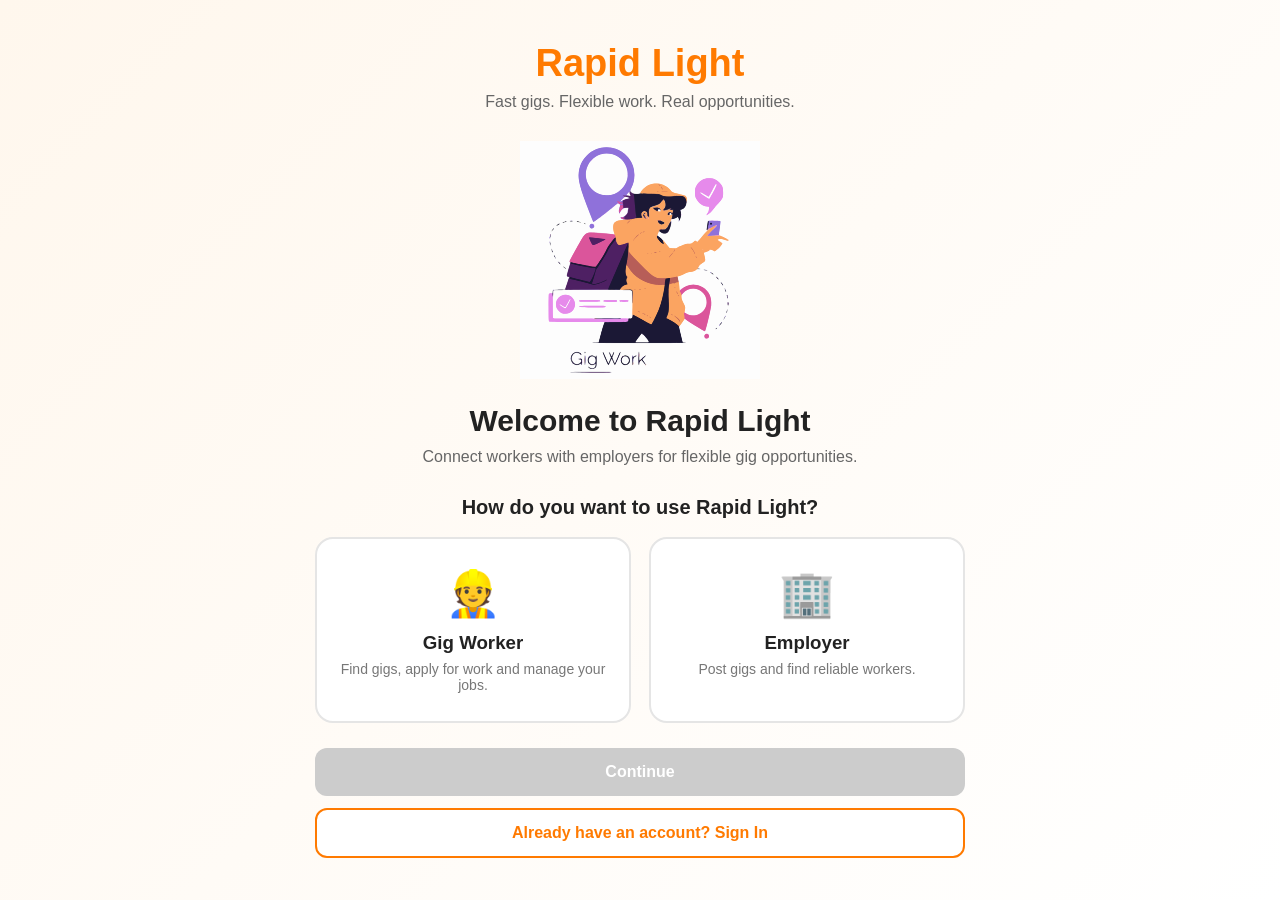
<file: index.html>
<!DOCTYPE html>
<html lang="en">
<head>
    <meta charset="UTF-8">
    <meta name="viewport" content="width=device-width, initial-scale=1.0">

    <title>Rapid Light - Gig Work Platform</title>

    <style>
        * {
            margin: 0;
            padding: 0;
            box-sizing: border-box;
            font-family: Arial, Helvetica, sans-serif;
        }

        body {
            background: #f7f7f7;
            color: #222;
        }

        .screen {
            display: none;
            min-height: 100vh;
        }

        .screen.active {
            display: block;
        }

        /* =========================
           WELCOME
        ========================= */

        .welcome-screen {
            min-height: 100vh;
            display: flex;
            align-items: center;
            justify-content: center;
            padding: 30px 20px;
            background: linear-gradient(135deg, #fff7ed, #ffffff);
        }

        .welcome-container {
            width: 100%;
            max-width: 900px;
            text-align: center;
        }

        .logo {
            font-size: 38px;
            font-weight: 800;
            color: #ff7a00;
            margin-bottom: 8px;
        }

        .tagline {
            font-size: 16px;
            color: #666;
            margin-bottom: 30px;
        }

        .welcome-image {
            width: 240px;
            max-width: 80%;
            height: auto;
            margin: 10px auto 25px;
            display: block;
        }

        .welcome-title {
            font-size: 30px;
            margin-bottom: 10px;
        }

        .welcome-description {
            color: #666;
            margin-bottom: 30px;
        }

        .role-title {
            font-size: 20px;
            margin-bottom: 18px;
        }

        .role-container {
            display: grid;
            grid-template-columns: repeat(2, 1fr);
            gap: 18px;
            max-width: 650px;
            margin: 0 auto 25px;
        }

        .role-card {
            background: white;
            border: 2px solid #e5e5e5;
            border-radius: 18px;
            padding: 28px 20px;
            cursor: pointer;
            transition: 0.25s;
        }

        .role-card:hover {
            transform: translateY(-3px);
            border-color: #ff7a00;
        }

        .role-card.selected {
            border-color: #ff7a00;
            background: #fff5eb;
        }

        .role-icon {
            font-size: 45px;
            margin-bottom: 12px;
        }

        .role-card h3 {
            margin-bottom: 7px;
        }

        .role-card p {
            font-size: 14px;
            color: #777;
        }

        .primary-btn {
            width: 100%;
            max-width: 650px;
            padding: 15px;
            border: none;
            border-radius: 12px;
            background: #ff7a00;
            color: white;
            font-size: 16px;
            font-weight: 700;
            cursor: pointer;
        }

        .primary-btn:disabled {
            background: #ccc;
            cursor: not-allowed;
        }

        .secondary-btn {
            width: 100%;
            max-width: 650px;
            padding: 14px;
            border: 2px solid #ff7a00;
            border-radius: 12px;
            background: white;
            color: #ff7a00;
            font-size: 16px;
            font-weight: 700;
            cursor: pointer;
            margin-top: 12px;
        }

        /* =========================
           AUTH
        ========================= */

        .auth-screen {
            min-height: 100vh;
            display: flex;
            align-items: center;
            justify-content: center;
            padding: 25px 20px;
            background: #fff;
        }

        .auth-container {
            width: 100%;
            max-width: 460px;
        }

        .back-btn {
            border: none;
            background: transparent;
            font-size: 15px;
            cursor: pointer;
            color: #555;
            margin-bottom: 25px;
        }

        .auth-logo {
            text-align: center;
            font-size: 32px;
            font-weight: 800;
            color: #ff7a00;
            margin-bottom: 10px;
        }

        .auth-heading {
            text-align: center;
            font-size: 28px;
            margin-bottom: 8px;
        }

        .auth-subtitle {
            text-align: center;
            color: #777;
            margin-bottom: 25px;
        }

        .selected-role-text {
            text-align: center;
            background: #fff5eb;
            color: #ff7a00;
            padding: 10px;
            border-radius: 10px;
            margin-bottom: 20px;
            font-weight: 600;
        }

        .form-group {
            margin-bottom: 17px;
        }

        .form-group label {
            display: block;
            margin-bottom: 7px;
            font-weight: 600;
            font-size: 14px;
        }

        .form-group input,
        .form-group select {
            width: 100%;
            padding: 13px 14px;
            border: 1px solid #ddd;
            border-radius: 10px;
            outline: none;
            font-size: 15px;
        }

        .form-group input:focus,
        .form-group select:focus {
            border-color: #ff7a00;
        }

        .password-box {
            position: relative;
        }

        .password-box input {
            padding-right: 50px;
        }

        .password-toggle {
            position: absolute;
            right: 12px;
            top: 50%;
            transform: translateY(-50%);
            border: none;
            background: transparent;
            cursor: pointer;
            font-size: 18px;
        }

        .terms {
            display: flex;
            gap: 8px;
            align-items: flex-start;
            font-size: 13px;
            color: #666;
            margin-bottom: 18px;
        }

        .terms input {
            margin-top: 2px;
        }

        .link-btn {
            border: none;
            background: transparent;
            color: #ff7a00;
            font-weight: 700;
            cursor: pointer;
        }

        .auth-footer {
            text-align: center;
            margin-top: 20px;
            color: #777;
            font-size: 14px;
        }

        .divider {
            display: flex;
            align-items: center;
            gap: 12px;
            margin: 22px 0;
            color: #999;
            font-size: 13px;
        }

        .divider::before,
        .divider::after {
            content: "";
            flex: 1;
            height: 1px;
            background: #ddd;
        }

        .google-btn {
            width: 100%;
            padding: 13px;
            border: 1px solid #ddd;
            border-radius: 10px;
            background: white;
            cursor: pointer;
            font-weight: 600;
        }

        .error-message {
            display: none;
            background: #ffecec;
            color: #c62828;
            padding: 11px;
            border-radius: 9px;
            font-size: 14px;
            margin-bottom: 15px;
        }

        .error-message.show {
            display: block;
        }

        @media (max-width: 600px) {
            .role-container {
                grid-template-columns: 1fr;
            }

            .logo {
                font-size: 32px;
            }

            .welcome-title {
                font-size: 25px;
            }

            .welcome-image {
                width: 190px;
            }
        }
    </style>
</head>

<body>

    <!-- =========================
         WELCOME SCREEN
    ========================= -->

    <section id="welcomeScreen" class="screen active">

        <div class="welcome-screen">

            <div class="welcome-container">

                <div class="logo">
                    Rapid Light
                </div>

                <div class="tagline">
                    Fast gigs. Flexible work. Real opportunities.
                </div>

                <img
                    src="asset/gig-worker.svg"
                    class="welcome-image"
                    alt="Gig Workers"
                >

                <h1 class="welcome-title">
                    Welcome to Rapid Light
                </h1>

                <p class="welcome-description">
                    Connect workers with employers for flexible gig opportunities.
                </p>

                <h2 class="role-title">
                    How do you want to use Rapid Light?
                </h2>

                <div class="role-container">

                    <div
                        class="role-card"
                        id="workerCard"
                        onclick="selectRole('worker')"
                    >
                        <div class="role-icon">
                            👷
                        </div>

                        <h3>
                            Gig Worker
                        </h3>

                        <p>
                            Find gigs, apply for work and manage your jobs.
                        </p>
                    </div>

                    <div
                        class="role-card"
                        id="employerCard"
                        onclick="selectRole('employer')"
                    >
                        <div class="role-icon">
                            🏢
                        </div>

                        <h3>
                            Employer
                        </h3>

                        <p>
                            Post gigs and find reliable workers.
                        </p>
                    </div>

                </div>

                <button
                    id="continueWelcomeBtn"
                    class="primary-btn"
                    onclick="continueFromWelcome()"
                    disabled
                >
                    Continue
                </button>

                <button
                    class="secondary-btn"
                    onclick="startSignIn()"
                >
                    Already have an account? Sign In
                </button>

            </div>

        </div>

    </section>


    <!-- =========================
         LOGIN ROLE SCREEN
    ========================= -->

    <section id="roleScreen" class="screen">

        <div class="auth-screen">

            <div class="auth-container">

                <button
                    class="back-btn"
                    onclick="showScreen('welcomeScreen')"
                >
                    ← Back
                </button>

                <div class="auth-logo">
                    Rapid Light
                </div>

                <h1 class="auth-heading">
                    Sign In
                </h1>

                <p class="auth-subtitle">
                    Select your account type
                </p>

                <div class="role-container">

                    <div
                        class="role-card"
                        id="loginWorkerCard"
                        onclick="selectLoginRole('worker')"
                    >
                        <div class="role-icon">
                            👷
                        </div>

                        <h3>
                            Gig Worker
                        </h3>

                        <p>
                            Sign in to manage your gigs.
                        </p>
                    </div>

                    <div
                        class="role-card"
                        id="loginEmployerCard"
                        onclick="selectLoginRole('employer')"
                    >
                        <div class="role-icon">
                            🏢
                        </div>

                        <h3>
                            Employer
                        </h3>

                        <p>
                            Sign in to manage your posted gigs.
                        </p>
                    </div>

                </div>

                <button
                    id="loginContinueBtn"
                    class="primary-btn"
                    onclick="continueToLogin()"
                    disabled
                >
                    Continue
                </button>

            </div>

        </div>

    </section>


    <!-- =========================
         LOGIN SCREEN
    ========================= -->

    <section id="loginScreen" class="screen">

        <div class="auth-screen">

            <div class="auth-container">

                <button
                    class="back-btn"
                    onclick="showScreen('roleScreen')"
                >
                    ← Back
                </button>

                <div class="auth-logo">
                    Rapid Light
                </div>

                <h1 class="auth-heading">
                    Welcome Back
                </h1>

                <p class="auth-subtitle">
                    Sign in to continue
                </p>

                <div
                    id="loginRoleText"
                    class="selected-role-text"
                >
                    Selected role
                </div>

                <div
                    id="loginError"
                    class="error-message"
                ></div>

                <form onsubmit="loginUser(event)">

                    <div class="form-group">

                        <label for="loginEmail">
                            Email Address
                        </label>

                        <input
                            type="email"
                            id="loginEmail"
                            placeholder="Enter your email"
                            required
                        >

                    </div>

                    <div class="form-group">

                        <label for="loginPassword">
                            Password
                        </label>

                        <div class="password-box">

                            <input
                                type="password"
                                id="loginPassword"
                                placeholder="Enter your password"
                                required
                            >

                            <button
                                type="button"
                                class="password-toggle"
                                onclick="togglePassword('loginPassword')"
                            >
                                👁
                            </button>

                        </div>

                    </div>

                    <button
                        type="submit"
                        class="primary-btn"
                    >
                        Sign In
                    </button>

                </form>

                <div class="divider">
                    OR
                </div>

                <button
                    class="google-btn"
                    onclick="googleLogin()"
                >
                    Continue with Google
                </button>

                <div class="auth-footer">

                    Don't have an account?

                    <button
                        class="link-btn"
                        onclick="showSignup()"
                    >
                        Create Account
                    </button>

                </div>

            </div>

        </div>

    </section>


    <!-- =========================
         SIGNUP SCREEN
    ========================= -->

    <section id="signupScreen" class="screen">

        <div class="auth-screen">

            <div class="auth-container">

                <button
                    class="back-btn"
                    onclick="showScreen('loginScreen')"
                >
                    ← Back
                </button>

                <div class="auth-logo">
                    Rapid Light
                </div>

                <h1 class="auth-heading">
                    Create Account
                </h1>

                <p class="auth-subtitle">
                    Join Rapid Light today
                </p>

                <div
                    id="signupRoleText"
                    class="selected-role-text"
                >
                    Selected role
                </div>

                <div
                    id="signupError"
                    class="error-message"
                ></div>

                <form onsubmit="createAccount(event)">

                    <div class="form-group">

                        <label for="fullName">
                            Full Name
                        </label>

                        <input
                            type="text"
                            id="fullName"
                            placeholder="Enter your full name"
                            required
                        >

                    </div>

                    <div class="form-group">

                        <label for="signupEmail">
                            Email Address
                        </label>

                        <input
                            type="email"
                            id="signupEmail"
                            placeholder="Enter your email"
                            required
                        >

                    </div>

                    <div class="form-group">

                        <label for="mobileNumber">
                            Mobile Number
                        </label>

                        <input
                            type="tel"
                            id="mobileNumber"
                            placeholder="Enter your mobile number"
                            required
                        >

                    </div>

                    <div class="form-group">

                        <label for="signupPassword">
                            Password
                        </label>

                        <div class="password-box">

                            <input
                                type="password"
                                id="signupPassword"
                                placeholder="Create a password"
                                required
                            >

                            <button
                                type="button"
                                class="password-toggle"
                                onclick="togglePassword('signupPassword')"
                            >
                                👁
                            </button>

                        </div>

                    </div>

                    <div class="terms">

                        <input
                            type="checkbox"
                            id="terms"
                            required
                        >

                        <label for="terms">
                            I agree to the Rapid Light Terms & Conditions.
                        </label>

                    </div>

                    <button
                        type="submit"
                        class="primary-btn"
                    >
                        Create Account
                    </button>

                </form>

                <div class="auth-footer">

                    Already have an account?

                    <button
                        class="link-btn"
                        onclick="showScreen('loginScreen')"
                    >
                        Sign In
                    </button>

                </div>

            </div>

        </div>

    </section>


    <script src="js/auth.js"></script>

</body>
</html>
</file>
<file: css/employer.css>
* {
    box-sizing: border-box;
    margin: 0;
    padding: 0;
}

body {
    font-family: Arial, sans-serif;
    background: #f5f5f5;
    color: #171717;
}

button {
    font-family: inherit;
    border: none;
    cursor: pointer;
}

.employer-app {
    width: 100%;
    max-width: 430px;
    min-height: 100vh;
    margin: auto;
    background: #ffffff;
    padding-bottom: 85px;
}


/* HEADER */

.employer-header {
    background: #ff7a00;
    color: white;
    padding: 18px 18px 24px;
}

.header-top {
    display: flex;
    align-items: center;
    justify-content: space-between;
}

.brand {
    display: flex;
    align-items: center;
    gap: 10px;
}

.brand-logo {
    width: 42px;
    height: 42px;

    border-radius: 11px;

    background: white;
    color: #ff7a00;

    display: flex;
    justify-content: center;
    align-items: center;

    font-size: 22px;
    font-weight: 900;
}

.brand h1 {
    font-size: 19px;
}

.brand span {
    font-size: 11px;
    opacity: 0.85;
}

.notification-btn {
    width: 40px;
    height: 40px;

    border-radius: 50%;

    background: rgba(255,255,255,0.2);
    color: white;

    font-size: 18px;
}

.greeting {
    margin-top: 24px;
}

.greeting p {
    font-size: 13px;
    opacity: 0.9;
}

.greeting h2 {
    margin-top: 5px;
    font-size: 24px;
}

.location {
    display: inline-block;
    margin-top: 8px;
    font-size: 12px;
    opacity: 0.9;
}


/* CONTENT */

.dashboard-content {
    padding: 16px;
}

.section {
    margin-top: 24px;
}

.section-heading {
    display: flex;
    justify-content: space-between;
    align-items: center;

    margin-bottom: 12px;
}

.section-heading h3 {
    font-size: 18px;
}

.section-heading span,
.section-heading button {
    color: #ff7a00;
    background: none;
    font-size: 12px;
    font-weight: 600;
}


/* POST BANNER */

.post-gig-banner {
    position: relative;

    display: flex;
    justify-content: space-between;
    align-items: center;

    margin-top: -5px;

    padding: 20px;

    background: #171717;
    color: white;

    border-radius: 16px;

    overflow: hidden;
}

.post-label {
    font-size: 10px;
    font-weight: 800;
    color: #ff7a00;
}

.post-content h2 {
    margin-top: 5px;
    font-size: 23px;
}

.post-content p {
    margin-top: 5px;
    color: #bbbbbb;
    font-size: 12px;
}

.post-btn {
    margin-top: 14px;

    padding: 10px 14px;

    background: #ff7a00;
    color: white;

    border-radius: 8px;

    font-size: 11px;
    font-weight: 800;
}

.post-icon {
    width: 65px;
    height: 65px;

    border-radius: 50%;

    background: #ff7a00;

    display: flex;
    align-items: center;
    justify-content: center;

    font-size: 40px;
}


/* STATS */

.stats-grid {
    display: grid;
    grid-template-columns: 1fr 1fr;
    gap: 10px;
}

.stat-card {
    padding: 14px;

    border: 1px solid #e8e8e8;
    border-radius: 13px;

    background: white;
}

.stat-icon {
    width: 34px;
    height: 34px;

    border-radius: 9px;

    display: flex;
    align-items: center;
    justify-content: center;

    margin-bottom: 9px;

    background: #fff0e3;
}

.stat-icon.blue {
    background: #e9f4ff;
}

.stat-icon.green {
    background: #eaf8ee;
}

.stat-icon.purple {
    background: #f1ebff;
}

.stat-card strong {
    display: block;
    font-size: 22px;
}

.stat-card span {
    display: block;

    margin-top: 2px;

    color: #555;
    font-size: 12px;
}

.stat-card small {
    display: block;

    margin-top: 7px;

    color: #159447;
    font-size: 10px;
}


/* GIG CARD */

.employer-gig-card {
    margin-bottom: 12px;

    padding: 15px;

    border: 1px solid #e4e4e4;
    border-radius: 14px;

    box-shadow: 0 3px 10px rgba(0,0,0,0.04);
}

.gig-card-top {
    display: flex;
    justify-content: space-between;
    gap: 8px;
}

.gig-category {
    display: inline-block;

    padding: 5px 8px;

    background: #fff0e3;
    color: #e76e00;

    border-radius: 5px;

    font-size: 10px;
    font-weight: 700;
}

.employer-gig-card h4 {
    margin-top: 7px;

    font-size: 16px;
}

.employer-gig-card p {
    margin-top: 5px;

    color: #777;
    font-size: 11px;
}

.active-badge,
.scheduled-badge {
    height: fit-content;

    padding: 5px 7px;

    border-radius: 5px;

    background: #eaf8ee;
    color: #159447;

    font-size: 9px;
    font-weight: 800;
}

.scheduled-badge {
    background: #fff7df;
    color: #9a7200;
}


/* WORKER */

.gig-worker {
    display: flex;
    align-items: center;

    gap: 10px;

    margin-top: 14px;
    padding-top: 12px;

    border-top: 1px solid #eee;
}

.worker-avatar,
.applicant-avatar {
    width: 38px;
    height: 38px;

    border-radius: 50%;

    background: #ff7a00;
    color: white;

    display: flex;
    justify-content: center;
    align-items: center;

    font-weight: 800;
}

.gig-worker strong,
.gig-worker span {
    display: block;
}

.gig-worker strong {
    font-size: 12px;
}

.gig-worker span {
    margin-top: 3px;

    color: #777;
    font-size: 10px;
}


/* DETAILS */

.gig-details {
    display: grid;
    grid-template-columns: 1fr 1fr 1fr;

    gap: 8px;

    margin-top: 14px;
}

.gig-details span {
    display: block;

    color: #888;
    font-size: 9px;
}

.gig-details strong {
    display: block;

    margin-top: 4px;

    font-size: 11px;
}


/* PROGRESS */

.progress-bar {
    height: 7px;

    margin-top: 13px;

    background: #eeeeee;

    border-radius: 10px;

    overflow: hidden;
}

.progress {
    height: 100%;

    background: #ff7a00;

    border-radius: 10px;
}


/* ACTIONS */

.card-actions {
    display: flex;
    gap: 8px;

    margin-top: 13px;
}

.card-actions button {
    flex: 1;

    padding: 10px 7px;

    border-radius: 7px;

    background: #f1f1f1;

    color: #333;

    font-size: 10px;
    font-weight: 700;
}

.card-actions button.primary {
    background: #ff7a00;
    color: white;
}


/* APPLICATION */

.application-card {
    display: flex;
    align-items: center;
    gap: 10px;

    padding: 12px;

    margin-bottom: 9px;

    border: 1px solid #e8e8e8;
    border-radius: 12px;
}

.applicant-info {
    flex: 1;
}

.applicant-info strong,
.applicant-info span,
.applicant-info small {
    display: block;
}

.applicant-info strong {
    font-size: 13px;
}

.applicant-info span {
    margin-top: 3px;

    color: #666;
    font-size: 10px;
}

.applicant-info small {
    margin-top: 3px;

    color: #888;
    font-size: 9px;
}

.review-btn {
    padding: 8px 10px;

    background: #fff0e3;
    color: #e76e00;

    border-radius: 7px;

    font-size: 10px;
    font-weight: 700;
}


/* CATEGORIES */

.category-grid {
    display: grid;

    grid-template-columns: repeat(4, 1fr);

    gap: 8px;
}

.category-grid button {
    min-height: 78px;

    padding: 8px 4px;

    background: #fafafa;

    border: 1px solid #eeeeee;
    border-radius: 10px;

    display: flex;
    flex-direction: column;

    align-items: center;
    justify-content: center;

    gap: 7px;
}

.category-grid span {
    font-size: 21px;
}

.category-grid small {
    color: #555;
    font-size: 9px;
    font-weight: 600;
}


/* QUICK ACTIONS */

.quick-actions {
    display: grid;
    grid-template-columns: 1fr 1fr;

    gap: 9px;
}

.quick-actions button {
    padding: 14px;

    background: white;

    border: 1px solid #e5e5e5;
    border-radius: 11px;

    text-align: left;
}

.quick-actions span {
    display: block;

    color: #ff7a00;

    font-size: 22px;
}

.quick-actions strong {
    display: block;

    margin-top: 8px;

    font-size: 12px;
}

.quick-actions small {
    display: block;

    margin-top: 3px;

    color: #888;

    font-size: 9px;
}


/* BOTTOM NAV */

.bottom-nav {
    position: fixed;

    left: 50%;
    bottom: 0;

    transform: translateX(-50%);

    width: 100%;
    max-width: 430px;

    height: 68px;

    display: flex;

    background: white;

    border-top: 1px solid #ddd;

    z-index: 20;
}

.bottom-nav button {
    flex: 1;

    background: white;
    color: #777;

    display: flex;
    flex-direction: column;

    justify-content: center;
    align-items: center;

    gap: 4px;
}

.bottom-nav button span {
    font-size: 19px;
}

.bottom-nav small {
    font-size: 9px;
}

.bottom-nav .nav-active {
    color: #ff7a00;
}

.bottom-nav .post-nav-btn {
    flex: 0 0 52px;

    width: 48px;
    height: 48px;

    margin: 9px 7px;

    border-radius: 50%;

    background: #ff7a00;
    color: white;

    box-shadow: 0 4px 12px rgba(255,122,0,0.35);
}

.post-nav-btn span {
    font-size: 28px !important;
}


/* MODAL */

.modal-overlay {
    position: fixed;

    inset: 0;

    background: rgba(0,0,0,0.55);

    display: none;

    align-items: flex-end;
    justify-content: center;

    z-index: 100;
}

.modal-overlay.show {
    display: flex;
}

.category-modal {
    width: 100%;
    max-width: 430px;

    max-height: 85vh;

    overflow-y: auto;

    padding: 24px 18px 30px;

    background: white;

    border-radius: 22px 22px 0 0;

    position: relative;
}

.category-modal h2 {
    font-size: 21px;
}

.category-modal > p {
    margin-top: 5px;

    color: #777;
    font-size: 12px;
}

.close-modal {
    position: absolute;

    top: 15px;
    right: 16px;

    width: 32px;
    height: 32px;

    border-radius: 50%;

    background: #eee;

    font-size: 20px;
}

.all-category-list {
    display: grid;

    grid-template-columns: 1fr 1fr;

    gap: 8px;

    margin-top: 20px;
}

.all-category-list button {
    padding: 13px 9px;

    background: #fafafa;

    border: 1px solid #eee;
    border-radius: 9px;

    text-align: left;

    font-size: 11px;
    font-weight: 600;
}
</file>
<file: css/post-gig.css>
* {
    box-sizing: border-box;
    margin: 0;
    padding: 0;
}

body {
    font-family: Arial, sans-serif;
    background: #f6f6f6;
    color: #171717;
}

button,
input,
textarea,
select {
    font: inherit;
}

button {
    cursor: pointer;
}

.app {
    width: 100%;
    max-width: 430px;
    min-height: 100vh;
    margin: auto;
    background: #ffffff;
}


/* HEADER */

.top-header {
    display: flex;
    align-items: center;
    gap: 14px;

    padding: 18px 18px;

    background: #ff7a00;
    color: #ffffff;
}

.top-header h1 {
    font-size: 21px;
    margin-bottom: 4px;
}

.top-header p {
    font-size: 12px;
    opacity: 0.9;
}

.back-btn {
    width: 40px;
    height: 40px;

    border: none;
    border-radius: 50%;

    background: rgba(255, 255, 255, 0.2);
    color: #ffffff;

    font-size: 24px;
}


/* FORM */

.form-container {
    padding: 22px 18px 35px;
}

.form-group {
    margin-bottom: 19px;
}

.form-group label {
    display: block;

    margin-bottom: 8px;

    font-size: 14px;
    font-weight: 700;
}

input,
textarea,
select {
    width: 100%;

    border: 1px solid #dddddd;
    border-radius: 10px;

    padding: 13px 14px;

    background: #ffffff;
    color: #222222;

    outline: none;
}

input:focus,
textarea:focus,
select:focus {
    border-color: #ff7a00;
    box-shadow: 0 0 0 3px rgba(255, 122, 0, 0.1);
}

textarea {
    resize: vertical;
}

small {
    color: #777777;
    font-size: 11px;
}

.form-row {
    display: grid;
    grid-template-columns: 1fr 1fr;
    gap: 12px;
}


/* PAYMENT */

.payment-input {
    display: flex;
    align-items: center;

    border: 1px solid #dddddd;
    border-radius: 10px;

    overflow: hidden;
}

.payment-input span {
    padding-left: 14px;

    font-size: 18px;
    font-weight: 700;

    color: #ff7a00;
}

.payment-input input {
    border: none;
    border-radius: 0;
}

.payment-input input:focus {
    box-shadow: none;
}


/* SAFETY */

.safety-box {
    display: flex;
    gap: 12px;

    padding: 14px;

    margin: 5px 0 22px;

    background: #fff7ef;
    border: 1px solid #ffe0c2;
    border-radius: 12px;
}

.safety-box > span {
    font-size: 23px;
}

.safety-box strong {
    font-size: 13px;
}

.safety-box p {
    margin-top: 4px;

    font-size: 11px;
    line-height: 1.5;
    color: #666666;
}


/* ACTIONS */

.form-actions {
    display: grid;
    grid-template-columns: 1fr 1.3fr;
    gap: 10px;

    margin-top: 8px;
}

.preview-btn,
.publish-btn,
.secondary-btn {
    border: none;
    border-radius: 11px;

    padding: 14px 12px;

    font-weight: 700;
}

.preview-btn {
    background: #eeeeee;
    color: #222222;
}

.publish-btn {
    background: #ff7a00;
    color: #ffffff;
}

.publish-btn:hover {
    background: #e86d00;
}


/* MODAL */

.modal {
    display: none;

    position: fixed;
    inset: 0;

    z-index: 100;

    padding: 20px;

    background: rgba(0, 0, 0, 0.55);

    align-items: center;
    justify-content: center;
}

.modal.show {
    display: flex;
}

.modal-content,
.success-content {
    width: 100%;
    max-width: 400px;
    max-height: 90vh;

    overflow-y: auto;

    position: relative;

    padding: 22px;

    background: #ffffff;
    border-radius: 18px;
}

.close-btn {
    position: absolute;
    top: 12px;
    right: 14px;

    width: 34px;
    height: 34px;

    border: none;
    border-radius: 50%;

    background: #eeeeee;

    font-size: 22px;
}


/* PREVIEW */

.preview-header {
    padding: 10px 30px 18px 0;
    border-bottom: 1px solid #eeeeee;
}

.preview-header span {
    display: inline-block;

    padding: 5px 9px;

    margin-bottom: 10px;

    border-radius: 20px;

    background: #fff0e1;
    color: #ff7a00;

    font-size: 11px;
    font-weight: 700;
}

.preview-header h2 {
    font-size: 21px;
    margin-bottom: 7px;
}

.preview-header p {
    color: #666666;
    font-size: 13px;
}


/* PAYMENT PREVIEW */

.preview-payment {
    display: flex;
    justify-content: space-between;
    align-items: center;

    padding: 15px 0;

    border-bottom: 1px solid #eeeeee;
}

.preview-payment span {
    color: #666666;
    font-size: 13px;
}

.preview-payment strong {
    color: #ff7a00;
    font-size: 22px;
}


/* DETAILS */

.preview-details {
    display: grid;
    grid-template-columns: 1fr 1fr;

    gap: 12px;

    padding: 16px 0;
}

.preview-details > div {
    display: flex;
    gap: 9px;
    align-items: center;
}

.preview-details > div > span {
    font-size: 18px;
}

.preview-details small,
.preview-details strong {
    display: block;
}

.preview-details small {
    margin-bottom: 3px;
}

.preview-details strong {
    font-size: 12px;
}


/* SECTIONS */

.preview-section {
    padding: 14px 0;

    border-top: 1px solid #eeeeee;
}

.preview-section h3 {
    font-size: 14px;
    margin-bottom: 8px;
}

.preview-section p {
    font-size: 13px;
    line-height: 1.6;
    color: #555555;
}

.skill-list {
    display: flex;
    flex-wrap: wrap;
    gap: 7px;
}

.skill-chip {
    padding: 6px 9px;

    border-radius: 20px;

    background: #fff0e1;
    color: #d86100;

    font-size: 11px;
    font-weight: 600;
}

.modal-publish {
    width: 100%;
    margin-top: 12px;
}


/* SUCCESS */

.success-content {
    text-align: center;
}

.success-icon {
    width: 64px;
    height: 64px;

    display: flex;
    align-items: center;
    justify-content: center;

    margin: 8px auto 15px;

    border-radius: 50%;

    background: #e8f8ed;
    color: #1f9d4b;

    font-size: 34px;
    font-weight: 700;
}

.success-content h2 {
    font-size: 22px;
    margin-bottom: 8px;
}

.success-content p {
    color: #666666;
    font-size: 13px;
    line-height: 1.5;

    margin-bottom: 20px;
}

.success-content .publish-btn,
.secondary-btn {
    width: 100%;
    margin-top: 8px;
}

.secondary-btn {
    background: #eeeeee;
    color: #222222;
}


/* DESKTOP */

@media (min-width: 600px) {

    body {
        padding: 25px 0;
    }

    .app {
        min-height: calc(100vh - 50px);
        border-radius: 18px;
        overflow: hidden;

        box-shadow: 0 5px 30px rgba(0, 0, 0, 0.08);
    }
}
</file>
<file: css/worker.css>
* {
    box-sizing: border-box;
    margin: 0;
    padding: 0;
}

body {
    font-family: Arial, Helvetica, sans-serif;
    background: #eeeeee;
    color: #222;
}

button,
input,
select {
    font-family: inherit;
}

button {
    cursor: pointer;
}

.app {
    width: 100%;
    max-width: 430px;
    min-height: 100vh;
    margin: auto;
    background: #ffffff;
    padding-bottom: 85px;
}


/* =========================
   HEADER
========================= */

.worker-header {
    background: linear-gradient(
        135deg,
        #ffb300,
        #ff9700
    );

    color: white;

    padding: 20px;

    border-radius: 0 0 26px 26px;
}


.top-bar {
    display: flex;
    justify-content: space-between;
    align-items: center;
}


.logo {
    font-size: 21px;
    font-weight: 900;
    letter-spacing: .4px;
}


.header-actions {
    display: flex;
    gap: 10px;
}


.header-actions button {
    border: none;
    background: transparent;
    color: white;
    font-size: 20px;
}


.greeting {
    margin-top: 25px;
}


.greeting h2 {
    font-size: 21px;
}


.greeting p {
    font-size: 13px;
    margin-top: 6px;
    opacity: .9;
}


/* =========================
   LOCATION
========================= */

.location {
    display: flex;
    align-items: center;
    gap: 9px;

    margin-top: 17px;
}


.location-icon {
    font-size: 21px;
}


.location strong {
    display: block;
    font-size: 14px;
}


.location small {
    display: block;
    font-size: 10px;
    opacity: .8;
    margin-top: 2px;
}


.location-arrow {
    margin-left: 4px;
    font-size: 20px;
}


/* =========================
   SEARCH
========================= */

.search-container {
    position: relative;
    margin-top: 18px;
}


.search-container input {
    width: 100%;

    border: none;
    outline: none;

    border-radius: 14px;

    padding: 16px 52px 16px 47px;

    font-size: 14px;
}


.search-icon {
    position: absolute;

    left: 16px;
    top: 11px;

    font-size: 21px;
}


.filter-button {
    position: absolute;

    right: 8px;
    top: 7px;

    width: 36px;
    height: 36px;

    border: none;
    border-radius: 10px;

    background: #fff3db;

    font-size: 18px;
}


/* =========================
   MAIN
========================= */

.main-content {
    padding-bottom: 15px;
}


/* =========================
   STATS
========================= */

.stats-section {
    display: grid;

    grid-template-columns: 1fr 1fr;

    gap: 11px;

    padding: 20px;
}


.stat-card {
    display: flex;

    align-items: center;

    gap: 10px;

    padding: 14px;

    background: #fff8eb;

    border: 1px solid #ffe2aa;

    border-radius: 16px;
}


.stat-icon {
    width: 38px;
    height: 38px;

    display: flex;
    align-items: center;
    justify-content: center;

    border-radius: 11px;

    background: #ffead0;

    font-size: 19px;
}


.stat-card small {
    display: block;

    color: #777;

    font-size: 10px;
}


.stat-card strong {
    display: block;

    margin-top: 3px;

    font-size: 18px;
}


/* =========================
   SECTIONS
========================= */

.section {
    padding: 5px 20px 20px;
}


.section-header {
    display: flex;

    align-items: center;
    justify-content: space-between;

    margin-bottom: 15px;
}


.section-header h3 {
    font-size: 18px;
}


.section-header button {
    border: none;

    background: transparent;

    color: #ff9f00;

    font-size: 13px;

    font-weight: 700;
}


/* =========================
   CATEGORIES
========================= */

.category-grid {
    display: grid;

    grid-template-columns:
        repeat(3, 1fr);

    gap: 17px 11px;
}


.category-card {
    text-align: center;

    cursor: pointer;
}


.category-image {
    height: 92px;

    display: flex;

    align-items: center;
    justify-content: center;

    border-radius: 15px;

    background: #f5f5f5;

    font-size: 39px;

    transition: .2s;
}


.category-card:hover .category-image {
    transform: translateY(-3px);
    background: #fff5df;
}


.category-card p {
    font-size: 12px;

    line-height: 1.3;

    margin-top: 8px;
}


/* =========================
   ACTIVE GIG
========================= */

.active-gig-card {
    background: #242424;

    color: white;

    border-radius: 18px;

    padding: 18px;
}


.active-badge {
    color: #ffb300;

    font-size: 10px;

    font-weight: 800;

    letter-spacing: .5px;
}


.active-gig-card h3 {
    font-size: 17px;

    margin-top: 9px;
}


.employer {
    color: #bbb;

    font-size: 12px;

    margin-top: 4px;
}


.active-details {
    display: flex;

    flex-wrap: wrap;

    gap: 9px;

    margin-top: 15px;

    color: #ddd;

    font-size: 11px;
}


.progress-container {
    margin-top: 17px;
}


.progress-label {
    display: flex;

    justify-content: space-between;

    color: #bbb;

    font-size: 10px;

    margin-bottom: 6px;
}


.progress-bar {
    height: 6px;

    background: #555;

    border-radius: 10px;

    overflow: hidden;
}


.progress {
    height: 100%;

    background: #ffb300;

    border-radius: 10px;
}


.active-button {
    width: 100%;

    border: none;

    background: #ff9f00;

    color: white;

    border-radius: 10px;

    padding: 11px;

    margin-top: 16px;

    font-size: 13px;

    font-weight: 700;
}


/* =========================
   GIG CARDS
========================= */

.gigs-section {
    padding-top: 4px;
}


.gig-card {
    border: 1px solid #eeeeee;

    border-radius: 17px;

    padding: 15px;

    margin-bottom: 13px;

    box-shadow: 0 3px 12px rgba(0,0,0,.04);
}


.gig-header {
    display: flex;

    justify-content: space-between;

    align-items: flex-start;

    gap: 10px;
}


.gig-category {
    display: inline-block;

    font-size: 9px;

    color: #999;

    font-weight: 800;

    letter-spacing: .5px;
}


.gig-header h4 {
    font-size: 16px;

    margin-top: 4px;
}


.gig-price {
    color: #ff9f00;

    font-size: 18px;

    white-space: nowrap;
}


.gig-info {
    display: flex;

    flex-wrap: wrap;

    gap: 9px;

    margin-top: 12px;

    color: #666;

    font-size: 11px;
}


.gig-description {
    color: #777;

    font-size: 12px;

    line-height: 1.4;

    margin-top: 11px;
}


.gig-footer {
    display: flex;

    justify-content: space-between;

    align-items: center;

    margin-top: 13px;

    padding-top: 12px;

    border-top: 1px solid #eee;
}


.gig-footer span {
    color: #777;

    font-size: 10px;
}


.gig-footer button {
    border: none;

    background: #ff9f00;

    color: white;

    border-radius: 9px;

    padding: 9px 13px;

    font-size: 11px;

    font-weight: 700;
}


/* =========================
   BOTTOM NAVIGATION
========================= */

.bottom-navigation {
    position: fixed;

    bottom: 0;
    left: 50%;

    transform: translateX(-50%);

    width: 100%;
    max-width: 430px;

    height: 72px;

    display: flex;

    justify-content: space-around;
    align-items: center;

    background: white;

    border-top: 1px solid #eeeeee;

    z-index: 30;
}


.nav-item {
    border: none;

    background: transparent;

    color: #999;

    font-size: 10px;

    min-width: 60px;
}


.nav-icon {
    display: block;

    font-size: 21px;

    margin-bottom: 4px;
}


.nav-item.active {
    color: #ff9f00;

    font-weight: 700;
}


/* =========================
   MODAL
========================= */

.modal {
    display: none;

    position: fixed;

    inset: 0;

    background: rgba(0,0,0,.5);

    z-index: 100;

    align-items: flex-end;
}


.modal.show {
    display: flex;
}


.bottom-sheet {
    width: 100%;

    max-width: 430px;

    max-height: 88vh;

    overflow-y: auto;

    margin: auto;

    background: white;

    border-radius: 25px 25px 0 0;

    padding: 21px;
}


.sheet-header {
    display: flex;

    align-items: center;

    justify-content: space-between;

    margin-bottom: 19px;
}


.sheet-header h3 {
    font-size: 20px;
}


.sheet-header button {
    border: none;

    background: #f3f3f3;

    width: 34px;
    height: 34px;

    border-radius: 50%;

    font-size: 16px;
}


/* =========================
   ALL CATEGORIES
========================= */

.all-category-grid {
    display: grid;

    grid-template-columns: 1fr 1fr;

    gap: 11px;
}


.all-category-grid button {
    border: none;

    background: #f6f6f6;

    border-radius: 14px;

    padding: 16px 8px;

    font-size: 12px;

    color: #333;
}


.all-category-grid button span {
    display: block;

    font-size: 30px;

    margin-bottom: 7px;
}


/* =========================
   FILTER
========================= */

.bottom-sheet label {
    display: block;

    font-size: 13px;

    font-weight: 700;

    margin: 17px 0 8px;
}


.bottom-sheet input[type="range"] {
    width: 100%;
}


.range-value {
    font-size: 12px;

    color: #777;

    margin-top: 5px;
}


.bottom-sheet select {
    width: 100%;

    border: 1px solid #ddd;

    border-radius: 11px;

    padding: 13px;

    outline: none;
}


.apply-filter {
    width: 100%;

    border: none;

    background: #ff9f00;

    color: white;

    border-radius: 12px;

    padding: 14px;

    margin-top: 22px;

    font-weight: 700;
}


/* =========================
   DESKTOP
========================= */

@media (min-width: 600px) {

    body {
        background: #e5e5e5;
    }

    .app {
        box-shadow: 0 0 30px rgba(0,0,0,.12);
    }
}
</file>
<file: css/gig-details.css>
* {
    box-sizing: border-box;
    margin: 0;
    padding: 0;
}

body {
    font-family: Arial, Helvetica, sans-serif;
    background: #eeeeee;
    color: #222;
}

button {
    font-family: inherit;
    cursor: pointer;
}

.app {
    max-width: 430px;
    min-height: 100vh;
    margin: auto;
    background: white;
    padding-bottom: 100px;
}


/* HEADER */

.details-header {
    height: 64px;

    display: flex;
    align-items: center;
    justify-content: space-between;

    padding: 0 18px;

    border-bottom: 1px solid #eee;

    position: sticky;
    top: 0;

    background: white;

    z-index: 10;
}

.details-header h2 {
    font-size: 17px;
}

.back-button,
.share-button {
    width: 38px;
    height: 38px;

    border: none;

    background: #f5f5f5;

    border-radius: 50%;

    font-size: 21px;
}

.share-button {
    font-size: 18px;
}


/* HERO */

.gig-hero {
    background: linear-gradient(
        135deg,
        #ffb300,
        #ff9800
    );

    color: white;

    padding: 27px 20px;
}

.category-label {
    font-size: 10px;
    font-weight: 800;
    letter-spacing: .7px;
    opacity: .85;
}

.gig-hero h1 {
    font-size: 25px;
    margin-top: 8px;
}

.employer-name {
    font-size: 13px;
    margin-top: 7px;
    opacity: .9;
}

.rating {
    display: inline-flex;
    align-items: center;

    gap: 6px;

    margin-top: 17px;

    padding: 7px 10px;

    border-radius: 9px;

    background: rgba(255,255,255,.18);

    font-size: 12px;
}

.rating span {
    opacity: .85;
}


/* PAYMENT */

.payment-card {
    margin: -5px 18px 20px;

    padding: 17px;

    display: flex;
    align-items: center;
    justify-content: space-between;

    background: white;

    border-radius: 17px;

    box-shadow: 0 4px 18px rgba(0,0,0,.10);
}

.payment-card small,
.bottom-price small {
    display: block;

    color: #999;

    font-size: 9px;

    font-weight: 800;

    letter-spacing: .5px;
}

.payment-card h2 {
    color: #ff9900;

    font-size: 25px;

    margin-top: 4px;
}

.payment-type {
    background: #fff5df;

    color: #e38a00;

    padding: 8px 10px;

    border-radius: 8px;

    font-size: 10px;
}


/* SECTIONS */

.section {
    padding: 8px 20px 20px;
}

.section h3 {
    font-size: 17px;

    margin-bottom: 14px;
}


/* INFO */

.info-grid {
    display: grid;

    grid-template-columns: 1fr 1fr;

    gap: 10px;
}

.info-box {
    display: flex;

    align-items: center;

    gap: 10px;

    padding: 13px;

    border: 1px solid #eee;

    border-radius: 13px;
}

.info-box > span {
    font-size: 20px;
}

.info-box small {
    display: block;

    color: #999;

    font-size: 9px;
}

.info-box strong {
    display: block;

    margin-top: 3px;

    font-size: 12px;
}


/* LOCATION */

.location-card {
    display: flex;

    gap: 12px;

    padding: 12px;

    border: 1px solid #eee;

    border-radius: 15px;
}

.map-placeholder {
    width: 90px;
    height: 90px;

    display: flex;

    align-items: center;
    justify-content: center;

    background:
        linear-gradient(
            135deg,
            #e8e8e8,
            #f8f8f8
        );

    border-radius: 11px;

    font-size: 29px;
}

.location-details {
    flex: 1;
}

.location-details strong {
    display: block;

    font-size: 13px;
}

.location-details p {
    color: #888;

    font-size: 10px;

    line-height: 1.4;

    margin-top: 6px;
}

.location-details button {
    border: none;

    background: transparent;

    color: #ff9900;

    font-size: 11px;

    font-weight: 700;

    padding: 0;

    margin-top: 8px;
}


/* DESCRIPTION */

.description {
    color: #666;

    font-size: 13px;

    line-height: 1.6;
}


/* SKILLS */

.skills {
    display: flex;

    flex-wrap: wrap;

    gap: 8px;
}

.skills span {
    background: #fff5df;

    color: #c77d00;

    padding: 9px 11px;

    border-radius: 20px;

    font-size: 10px;

    font-weight: 600;
}


/* EMPLOYER */

.employer-card {
    display: flex;

    align-items: center;

    gap: 11px;

    padding: 13px;

    border: 1px solid #eee;

    border-radius: 15px;
}

.employer-avatar {
    width: 45px;
    height: 45px;

    display: flex;

    align-items: center;
    justify-content: center;

    background: #222;

    color: #ffb000;

    border-radius: 50%;

    font-size: 13px;

    font-weight: 800;
}

.employer-info {
    flex: 1;
}

.employer-info strong {
    display: block;

    font-size: 13px;
}

.employer-info span {
    display: block;

    color: #777;

    font-size: 10px;

    margin-top: 4px;
}

.employer-info small {
    display: block;

    color: #aaa;

    font-size: 9px;

    margin-top: 4px;
}

.employer-card button {
    width: 32px;
    height: 32px;

    border: none;

    background: #f5f5f5;

    border-radius: 50%;

    font-size: 18px;
}


/* SAFETY */

.safety-card {
    display: flex;

    gap: 11px;

    margin: 0 20px 20px;

    padding: 14px;

    background: #f7f7f7;

    border-radius: 14px;
}

.safety-icon {
    font-size: 22px;
}

.safety-card strong {
    font-size: 12px;
}

.safety-card p {
    color: #777;

    font-size: 10px;

    line-height: 1.4;

    margin-top: 4px;
}


/* APPLY BAR */

.apply-container {
    position: fixed;

    bottom: 0;
    left: 50%;

    transform: translateX(-50%);

    width: 100%;
    max-width: 430px;

    display: flex;

    align-items: center;

    gap: 13px;

    padding: 13px 18px;

    background: white;

    border-top: 1px solid #eee;

    box-shadow: 0 -4px 15px rgba(0,0,0,.06);

    z-index: 20;
}

.bottom-price {
    width: 75px;
}

.bottom-price strong {
    display: block;

    color: #ff9900;

    font-size: 20px;

    margin-top: 2px;
}

.apply-button {
    flex: 1;

    border: none;

    background: #ff9f00;

    color: white;

    padding: 14px;

    border-radius: 12px;

    font-size: 13px;

    font-weight: 800;
}


/* MODAL */

.modal {
    display: none;

    position: fixed;

    inset: 0;

    background: rgba(0,0,0,.55);

    z-index: 100;

    align-items: center;

    justify-content: center;

    padding: 20px;
}

.modal.show {
    display: flex;
}

.success-card {
    width: 100%;

    max-width: 370px;

    background: white;

    border-radius: 23px;

    padding: 27px 22px;

    text-align: center;
}

.success-icon {
    width: 65px;
    height: 65px;

    margin: auto;

    display: flex;

    align-items: center;
    justify-content: center;

    background: #fff1d6;

    color: #ff9f00;

    border-radius: 50%;

    font-size: 32px;

    font-weight: 800;
}

.success-card h2 {
    margin-top: 17px;

    font-size: 21px;
}

.success-card p {
    color: #666;

    font-size: 12px;

    line-height: 1.5;

    margin-top: 9px;
}

.success-note {
    color: #999 !important;
}

.success-card button {
    width: 100%;

    border: none;

    background: #ff9f00;

    color: white;

    padding: 13px;

    border-radius: 11px;

    margin-top: 20px;

    font-size: 12px;

    font-weight: 800;
}

.success-card .secondary-button {
    background: #f4f4f4;

    color: #555;

    margin-top: 9px;
}
</file>
<file: css/my-gigs.css>
/* =========================================
   RAPID LIGHT - MY GIGS
========================================= */

* {
    margin: 0;
    padding: 0;
    box-sizing: border-box;
    font-family: Arial, Helvetica, sans-serif;
}

body {
    background: #f7f7f7;
    color: #222;
    min-height: 100vh;
    padding-bottom: 80px;
}


/* =========================================
   HEADER
========================================= */

.top-header {
    height: 72px;
    background: #ff7a00;
    color: white;

    display: flex;
    align-items: center;

    padding: 0 18px;

    position: sticky;
    top: 0;
    z-index: 100;
}

.back-button,
.refresh-button {
    width: 42px;
    height: 42px;

    border: none;
    background: rgba(255,255,255,0.15);

    color: white;

    border-radius: 50%;

    font-size: 24px;

    cursor: pointer;
}

.refresh-button {
    font-size: 23px;
}

.header-title {
    flex: 1;
    text-align: center;
}

.header-title h1 {
    font-size: 20px;
    margin-bottom: 3px;
}

.header-title p {
    font-size: 12px;
    opacity: 0.9;
}


/* =========================================
   MAIN
========================================= */

.main-content {
    max-width: 900px;
    margin: auto;
    padding: 18px;
}


/* =========================================
   TABS
========================================= */

.tabs {
    background: white;

    border-radius: 14px;

    display: grid;
    grid-template-columns: repeat(4, 1fr);

    padding: 5px;

    margin-bottom: 18px;

    box-shadow: 0 2px 10px rgba(0,0,0,0.05);

    overflow-x: auto;
}

.tab {
    border: none;
    background: transparent;

    padding: 12px 5px;

    border-radius: 10px;

    cursor: pointer;

    color: #777;

    font-size: 12px;

    display: flex;
    flex-direction: column;
    gap: 5px;

    align-items: center;
}

.tab b {
    font-size: 11px;

    min-width: 21px;
    height: 21px;

    display: flex;
    align-items: center;
    justify-content: center;

    border-radius: 50%;

    background: #eee;
    color: #666;
}

.tab.active {
    background: #fff1e5;
    color: #ff7a00;
}

.tab.active b {
    background: #ff7a00;
    color: white;
}


/* =========================================
   GIG LIST
========================================= */

.gig-list {
    display: flex;
    flex-direction: column;
    gap: 14px;
}


/* =========================================
   GIG CARD
========================================= */

.gig-card {
    background: white;

    border-radius: 16px;

    padding: 17px;

    box-shadow: 0 2px 10px rgba(0,0,0,0.05);

    border: 1px solid #eee;
}

.gig-top {
    display: flex;
    justify-content: space-between;
    gap: 12px;
}

.gig-category {
    color: #ff7a00;

    font-size: 12px;

    font-weight: 700;

    margin-bottom: 6px;
}

.gig-title {
    font-size: 18px;
    margin-bottom: 5px;
}

.employer-name {
    color: #777;
    font-size: 13px;
}

.status-badge {
    height: fit-content;

    padding: 6px 10px;

    border-radius: 20px;

    font-size: 11px;

    font-weight: 700;

    white-space: nowrap;
}

.status-applied {
    background: #fff3cd;
    color: #856404;
}

.status-accepted {
    background: #e8f0ff;
    color: #2454a6;
}

.status-active {
    background: #e3f8ed;
    color: #18794e;
}

.status-completed {
    background: #eee;
    color: #555;
}


/* =========================================
   GIG INFO
========================================= */

.gig-info {
    display: grid;
    grid-template-columns: repeat(2, 1fr);

    gap: 10px;

    margin: 15px 0;
}

.info-item {
    background: #f8f8f8;

    padding: 10px;

    border-radius: 10px;
}

.info-label {
    display: block;

    color: #888;

    font-size: 11px;

    margin-bottom: 4px;
}

.info-value {
    font-size: 13px;

    font-weight: 600;
}


/* =========================================
   PAYMENT
========================================= */

.payment-row {
    display: flex;
    justify-content: space-between;

    align-items: center;

    border-top: 1px solid #eee;

    padding-top: 13px;
}

.payment-label {
    color: #777;
    font-size: 13px;
}

.payment-value {
    color: #ff7a00;

    font-size: 20px;

    font-weight: 800;
}


/* =========================================
   CARD BUTTONS
========================================= */

.card-actions {
    display: flex;
    gap: 9px;

    margin-top: 14px;
}

.card-button {
    flex: 1;

    padding: 11px;

    border-radius: 9px;

    cursor: pointer;

    font-weight: 700;

    font-size: 13px;
}

.view-button {
    background: white;

    color: #ff7a00;

    border: 1px solid #ff7a00;
}

.complete-button {
    background: #ff7a00;

    color: white;

    border: 1px solid #ff7a00;
}

.rate-button {
    background: #ff7a00;

    color: white;

    border: 1px solid #ff7a00;
}


/* =========================================
   RATING DISPLAY
========================================= */

.rating-display {
    margin-top: 12px;

    padding: 10px;

    background: #fff8ef;

    border-radius: 10px;

    font-size: 13px;
}

.rating-stars {
    color: #ff9d00;

    letter-spacing: 2px;

    font-size: 16px;
}

.rating-comment {
    color: #666;

    margin-top: 5px;

    line-height: 1.4;
}


/* =========================================
   EMPTY STATE
========================================= */

.empty-state {
    text-align: center;

    background: white;

    border-radius: 16px;

    padding: 45px 20px;

    display: none;
}

.empty-state.show {
    display: block;
}

.empty-icon {
    font-size: 50px;

    margin-bottom: 15px;
}

.empty-state h2 {
    font-size: 20px;

    margin-bottom: 8px;
}

.empty-state p {
    color: #777;

    font-size: 14px;

    margin-bottom: 20px;
}

.browse-button {
    border: none;

    background: #ff7a00;

    color: white;

    padding: 12px 22px;

    border-radius: 10px;

    cursor: pointer;

    font-weight: 700;
}


/* =========================================
   MODAL
========================================= */

.modal {
    display: none;

    position: fixed;

    inset: 0;

    background: rgba(0,0,0,0.55);

    z-index: 500;

    align-items: center;
    justify-content: center;

    padding: 20px;
}

.modal.show {
    display: flex;
}

.modal-content {
    width: 100%;

    max-width: 520px;

    max-height: 90vh;

    overflow-y: auto;

    background: white;

    border-radius: 18px;

    padding: 22px;

    position: relative;
}

.modal-close {
    position: absolute;

    right: 15px;
    top: 12px;

    width: 35px;
    height: 35px;

    border: none;

    background: #f2f2f2;

    border-radius: 50%;

    font-size: 23px;

    cursor: pointer;
}


/* =========================================
   MODAL DETAILS
========================================= */

.detail-category {
    color: #ff7a00;

    font-size: 13px;

    font-weight: 700;

    margin-bottom: 7px;
}

.detail-title {
    font-size: 24px;

    margin-bottom: 6px;

    padding-right: 30px;
}

.detail-employer {
    color: #777;

    font-size: 14px;

    margin-bottom: 20px;
}

.detail-section {
    margin-top: 20px;
}

.detail-section h3 {
    font-size: 15px;

    margin-bottom: 8px;
}

.detail-section p {
    color: #666;

    font-size: 14px;

    line-height: 1.5;
}

.detail-grid {
    display: grid;

    grid-template-columns: repeat(2, 1fr);

    gap: 10px;
}

.detail-box {
    background: #f8f8f8;

    padding: 12px;

    border-radius: 10px;
}

.detail-box span {
    display: block;

    font-size: 11px;

    color: #888;

    margin-bottom: 4px;
}

.detail-box strong {
    font-size: 13px;
}


/* =========================================
   RATING MODAL
========================================= */

.rating-content {
    text-align: center;
}

.rating-header {
    margin-top: 10px;
}

.rating-icon {
    font-size: 45px;

    margin-bottom: 8px;
}

.rating-header h2 {
    margin-bottom: 5px;
}

.rating-header p {
    color: #777;

    font-size: 14px;
}

.star-container {
    display: flex;

    justify-content: center;

    gap: 5px;

    margin: 22px 0 8px;
}

.star {
    border: none;

    background: transparent;

    color: #ddd;

    font-size: 38px;

    cursor: pointer;

    transition: 0.2s;
}

.star.selected {
    color: #ffae00;
}

.rating-text {
    color: #ff7a00;

    font-weight: 700;

    min-height: 20px;

    margin-bottom: 15px;
}

.rating-content textarea {
    width: 100%;

    resize: vertical;

    border: 1px solid #ddd;

    border-radius: 10px;

    padding: 12px;

    outline: none;

    font-size: 14px;
}

.rating-content textarea:focus {
    border-color: #ff7a00;
}

.submit-rating {
    width: 100%;

    margin-top: 14px;

    padding: 13px;

    border: none;

    border-radius: 10px;

    background: #ff7a00;

    color: white;

    font-weight: 700;

    cursor: pointer;
}


/* =========================================
   BOTTOM NAV
========================================= */

.bottom-nav {
    position: fixed;

    bottom: 0;
    left: 0;
    right: 0;

    height: 68px;

    background: white;

    border-top: 1px solid #eee;

    display: flex;

    justify-content: space-around;

    z-index: 200;

    box-shadow: 0 -3px 12px rgba(0,0,0,0.05);
}

.bottom-nav button {
    flex: 1;

    border: none;

    background: transparent;

    color: #777;

    cursor: pointer;

    display: flex;

    flex-direction: column;

    align-items: center;

    justify-content: center;

    gap: 4px;
}

.bottom-nav button span {
    font-size: 21px;
}

.bottom-nav button small {
    font-size: 11px;
}

.bottom-nav button.active {
    color: #ff7a00;
}


/* =========================================
   MOBILE
========================================= */

@media (max-width: 600px) {

    .main-content {
        padding: 13px;
    }

    .tabs {
        overflow-x: auto;
    }

    .tab {
        min-width: 75px;
    }

    .gig-title {
        font-size: 16px;
    }

    .gig-info {
        grid-template-columns: 1fr 1fr;
    }

    .card-actions {
        flex-direction: column;
    }

    .detail-grid {
        grid-template-columns: 1fr;
    }

    .star {
        font-size: 34px;
    }

}
</file>
